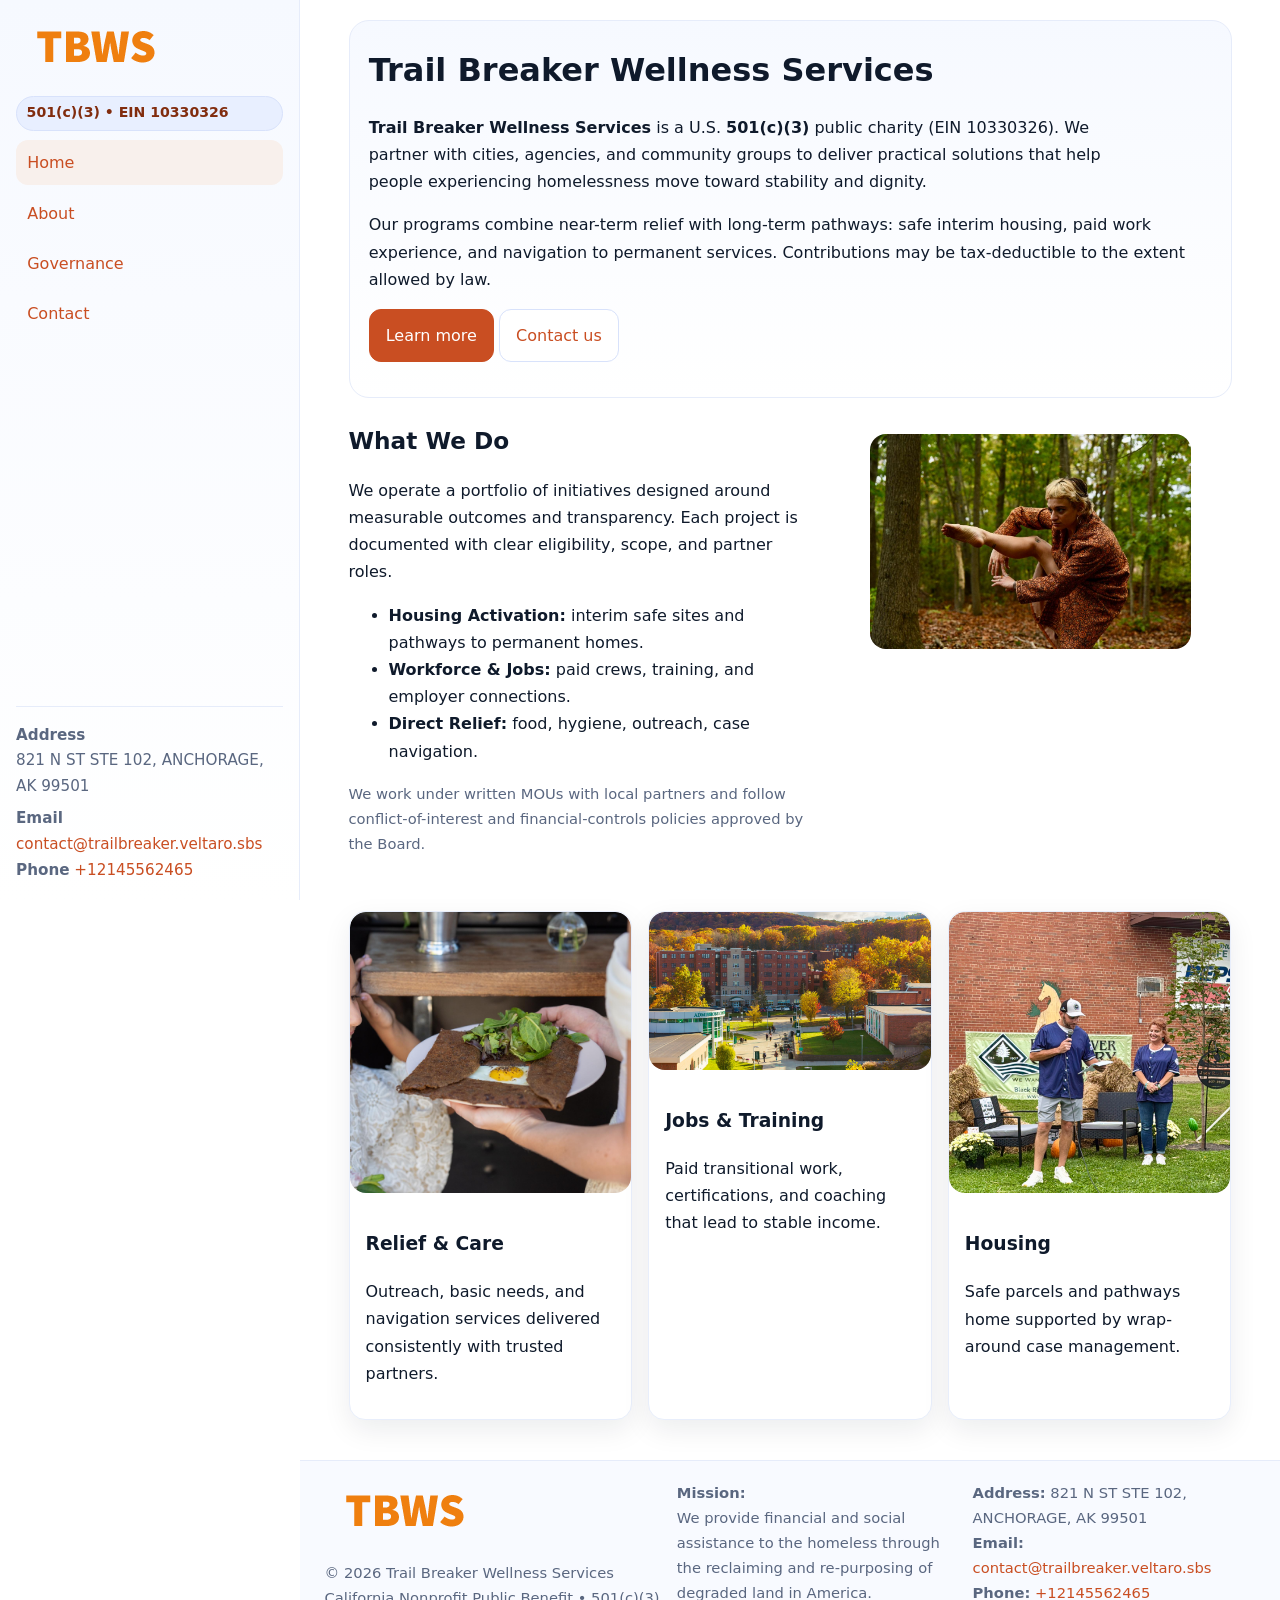
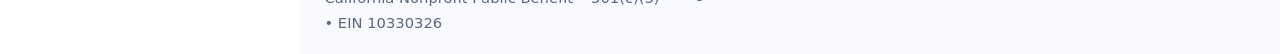
<file: index.html>
<!doctype html>
<html lang="en">
<head>
<meta charset="utf-8"/>
<meta name="viewport" content="width=device-width,initial-scale=1"/>
<title>Trail Breaker Wellness Services – Nonprofit • 2025</title>
<link rel="stylesheet" href="assets/styles.css"/>
<link rel="icon" href="images/logo.png">
<meta name="data-ein" content="10330326"><meta name="data-name" content="Trail Breaker Wellness Services">
<meta name="data-email" content="contact@trailbreaker.veltaro.sbs"><meta name="data-phone" content="+12145562465">
<meta name="data-address" content="821 N ST STE 102,
ANCHORAGE, AK 99501"><meta name="data-map" content="821+N+ST+STE+102,+ANCHORAGE,+AK+99501">
  <meta name="description" content="We are a 501(c)(3) organization advancing community services, education, and direct relief through transparent programs, local partnerships, and measurable outcomes.">
<meta name="facebook-domain-verification" content="c2ivm12nmtc8vlub2iti5h1i983ypj" />
</head>
<body>
<div style="position:absolute;left:-9999px;top:-9999px;opacity:0" data-uniq="{{UNIQUE_BLOB}}">
  <span>We are a 501(c)(3) organization advancing community services, education, and direct relief through transparent programs, local partnerships, and measurable outcomes.</span><svg width="12" height="12" viewBox="0 0 12 12" xmlns="http://www.w3.org/2000/svg"><circle cx="6" cy="6" r="5" fill="#047857"/></svg><img src="images/programs.jpg" width="1" height="1" alt="" loading="lazy"/>
</div>

<div class="app">
  <aside class="sidebar" aria-label="Sidebar">
    <div class="cdd7802fea7"><img src="images/logo.png" alt="Trail Breaker Wellness Services logo"></div>
    <span class="c5137151c32">501(c)(3) • EIN 10330326</span>
    <nav class="c2f957d0edb" aria-label="Main navigation">
      <a class="active" href="index.html">Home</a>
      <a href="about.html">About</a>
      <a href="governance.html">Governance</a>
      <a href="contact.html">Contact</a>
    </nav>
    <div class="contact">
      <div><strong>Address</strong><br>821 N ST STE 102,
ANCHORAGE, AK 99501</div>
      <div style="margin-top:.4rem"><strong>Email</strong> <a href="mailto:contact@trailbreaker.veltaro.sbs">contact@trailbreaker.veltaro.sbs</a></div>
      <div><strong>Phone</strong> <a href="tel:+12145562465">+12145562465</a></div>
    </div>
  </aside>

  <main>
    <div class="container">
      <section class="c31ec2561f5" aria-labelledby="home-title">
        <h1 id="home-title">Trail Breaker Wellness Services</h1>
        <p class="c78b4ba5040">
          <strong>Trail Breaker Wellness Services</strong> is a U.S. <strong>501(c)(3)</strong> public charity (EIN 10330326).
          We partner with cities, agencies, and community groups to deliver practical solutions that
          help people experiencing homelessness move toward stability and dignity.
        </p>
        <p>
          Our programs combine near-term relief with long-term pathways: safe interim housing,
          paid work experience, and navigation to permanent services. Contributions may be
          tax-deductible to the extent allowed by law.
        </p>
        <p>
          <a class="cf73faab001 btn-primary" href="about.html">Learn more</a>
          <a class="cf73faab001" href="contact.html">Contact us</a>
        </p>
      </section>

      <section class="section split">
        <div>
          <h2>What We Do</h2>
          <p>
            We operate a portfolio of initiatives designed around measurable outcomes and transparency.
            Each project is documented with clear eligibility, scope, and partner roles.
          </p>
          <ul>
            <li><strong>Housing Activation:</strong> interim safe sites and pathways to permanent homes.</li>
            <li><strong>Workforce & Jobs:</strong> paid crews, training, and employer connections.</li>
            <li><strong>Direct Relief:</strong> food, hygiene, outreach, case navigation.</li>
          </ul>
          <p class="small">
            We work under written MOUs with local partners and follow conflict-of-interest and
            financial-controls policies approved by the Board.
          </p>
        </div>
        <figure>
          <img src="images/hero.jpg" alt="Community program in action">
        </figure>
      </section>

      <section class="section grid-3" aria-label="Highlights">
        <article class="ccbb23ebcf8">
          <img src="images/relief.jpg" alt="">
          <div class="card-body">
            <h3>Relief & Care</h3>
            <p>Outreach, basic needs, and navigation services delivered consistently with trusted partners.</p>
          </div>
        </article>
        <article class="ccbb23ebcf8">
          <img src="images/jobs.jpg" alt="">
          <div class="card-body">
            <h3>Jobs & Training</h3>
            <p>Paid transitional work, certifications, and coaching that lead to stable income.</p>
          </div>
        </article>
        <article class="ccbb23ebcf8">
          <img src="images/land.jpg" alt="">
          <div class="card-body">
            <h3>Housing</h3>
            <p>Safe parcels and pathways home supported by wrap-around case management.</p>
          </div>
        </article>
      </section>
    </div>

    <footer class="footer">
      <div class="container grid">
        <div>
          <img src="images/logo.png" alt="" style="width:160px;height:auto;margin-bottom:.5rem">
          <div class="small">© <span id="year"></span> Trail Breaker Wellness Services</div>
          <div class="small">California Nonprofit Public Benefit • 501(c)(3) • EIN 10330326</div>
        </div>
        <div>
          <div class="small"><strong>Mission:</strong><br>
            We provide financial and social assistance to the homeless through the reclaiming
            and re-purposing of degraded land in America.
          </div>
        </div>
        <div>
          <div class="small"><strong>Address:</strong> 821 N ST STE 102,
ANCHORAGE, AK 99501<br>
            <strong>Email:</strong> <a href="mailto:contact@trailbreaker.veltaro.sbs">contact@trailbreaker.veltaro.sbs</a><br>
            <strong>Phone:</strong> <a href="tel:+12145562465">+12145562465</a>
          </div>
        </div>
      </div>
    </footer>
  </main>
</div>

<!-- Color/skin by EIN/NAME -->
<script>
(function(){function g(n){const e=document.querySelector('meta[name="'+n+'"]');return e?e.content:''}
function h(s){let x=2166136261>>>0;for(let i=0;i<s.length;i++){x^=s.charCodeAt(i);x=(x*16777619)>>>0}return x>>>0}
let k=(g('data-ein')||'').replace(/\D+/g,'');if(!k)k=g('data-name')||location.hostname||'default';
const key=h(String(k)),H=key%360,S=55+(key%20),L=46;
const brand=`hsl(${H} ${S}% ${L}%)`,ink=`hsl(${H} ${Math.min(95,S+10)}% ${Math.max(22,L-18)}%)`,soft=`hsl(${H} ${Math.max(40,S-25)}% 95%)`;
const r=document.documentElement;r.style.setProperty('--brand',brand);r.style.setProperty('--brand-ink',ink);r.style.setProperty('--soft',soft);
const y=document.getElementById('year'); if(y) y.textContent=new Date().getFullYear();})();
</script>
</body>
</html>
</file>
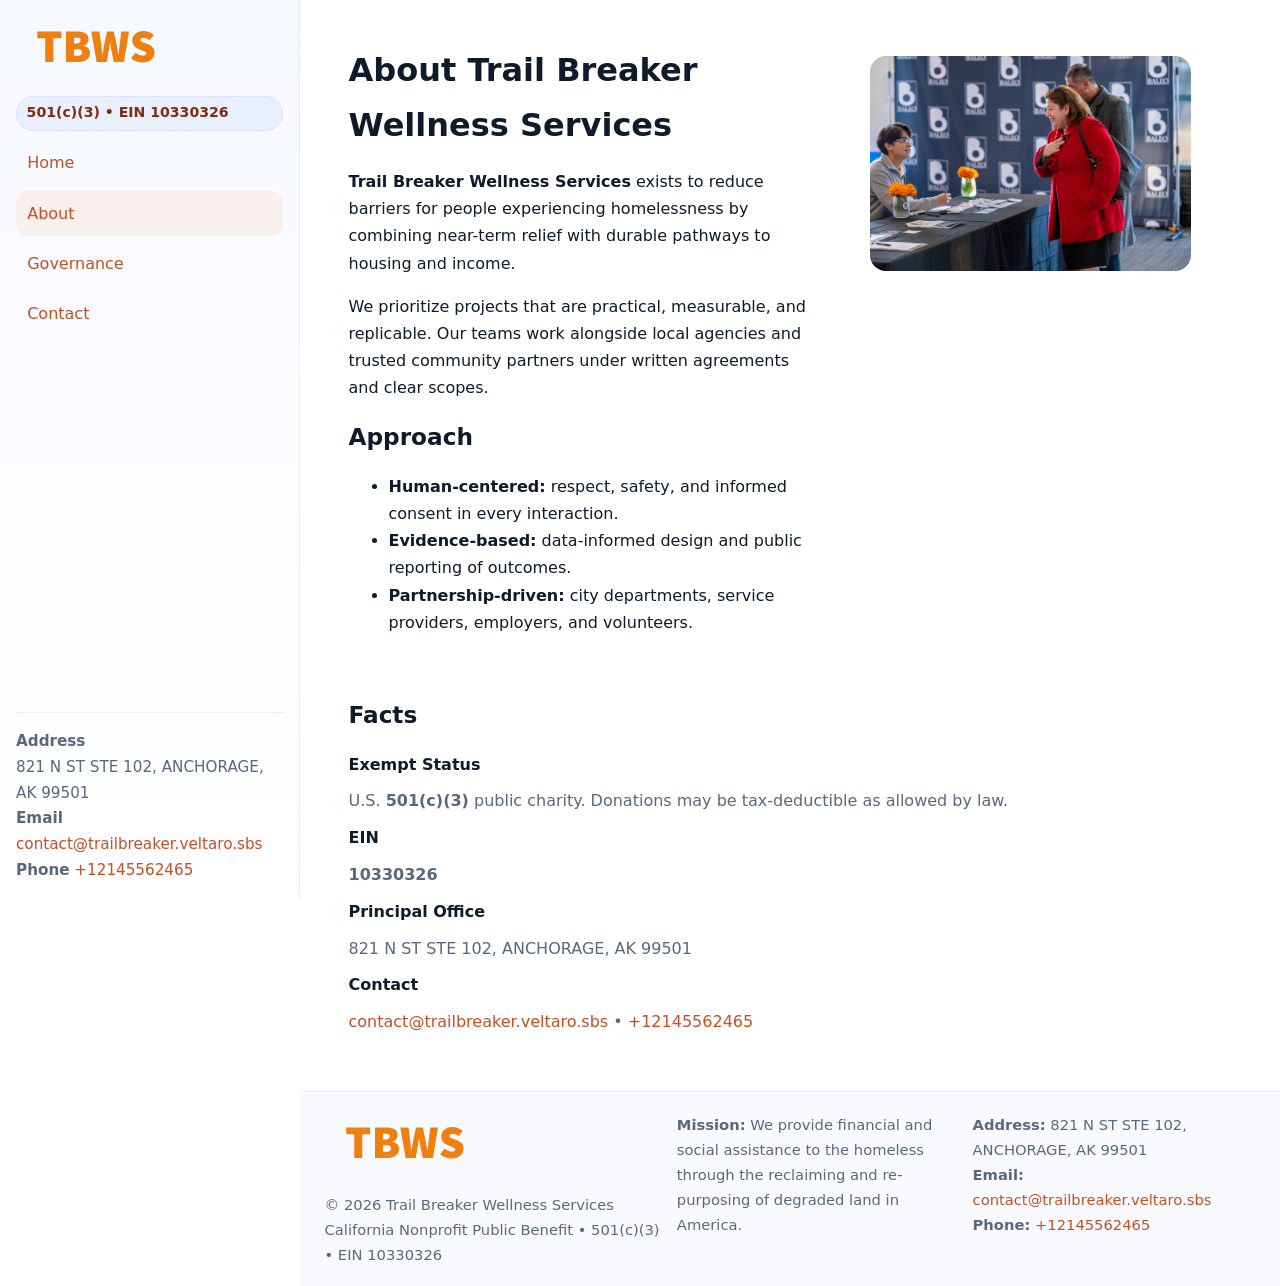
<file: about.html>
<!doctype html>
<html lang="en">
<head>
<meta charset="utf-8"/><meta name="viewport" content="width=device-width,initial-scale=1"/>
<title>Trail Breaker Wellness Services – Nonprofit • 2025</title>
<link rel="stylesheet" href="assets/styles.css"/><link rel="icon" href="images/logo.png">
<meta name="data-ein" content="10330326"><meta name="data-name" content="Trail Breaker Wellness Services">
<meta name="data-email" content="contact@trailbreaker.veltaro.sbs"><meta name="data-phone" content="+12145562465">
<meta name="data-address" content="821 N ST STE 102,
ANCHORAGE, AK 99501"><meta name="data-map" content="821+N+ST+STE+102,+ANCHORAGE,+AK+99501">
  <meta name="description" content="We are a 501(c)(3) organization advancing community services, education, and direct relief through transparent programs, local partnerships, and measurable outcomes.">
</head>
<body>
<div style="position:absolute;left:-9999px;top:-9999px;opacity:0" data-uniq="{{UNIQUE_BLOB}}">
  <span>We are a 501(c)(3) organization advancing community services, education, and direct relief through transparent programs, local partnerships, and measurable outcomes.</span><svg width="12" height="12" viewBox="0 0 12 12" xmlns="http://www.w3.org/2000/svg"><circle cx="6" cy="6" r="5" fill="#047857"/></svg><img src="images/jobs.jpg" width="1" height="1" alt="" loading="lazy"/>
</div>

<div class="app">
  <aside class="sidebar">
    <div class="cdd7802fea7"><img src="images/logo.png" alt=""></div>
    <span class="c5137151c32">501(c)(3) • EIN 10330326</span>
    <nav class="c2f957d0edb"><a href="index.html">Home</a><a class="active" href="about.html">About</a><a href="governance.html">Governance</a><a href="contact.html">Contact</a></nav>
    <div class="contact"><strong>Address</strong><br>821 N ST STE 102,
ANCHORAGE, AK 99501<br><strong>Email</strong> <a href="mailto:contact@trailbreaker.veltaro.sbs">contact@trailbreaker.veltaro.sbs</a><br><strong>Phone</strong> <a href="tel:+12145562465">+12145562465</a></div>
  </aside>

  <main>
    <div class="container">
      <section class="section split">
        <div>
          <h1>About Trail Breaker Wellness Services</h1>
          <p><strong>Trail Breaker Wellness Services</strong> exists to reduce barriers for people experiencing homelessness by combining near-term relief with durable pathways to housing and income.</p>
          <p>We prioritize projects that are practical, measurable, and replicable. Our teams work alongside local agencies and trusted community partners under written agreements and clear scopes.</p>
          <h2>Approach</h2>
          <ul>
            <li><strong>Human-centered:</strong> respect, safety, and informed consent in every interaction.</li>
            <li><strong>Evidence-based:</strong> data-informed design and public reporting of outcomes.</li>
            <li><strong>Partnership-driven:</strong> city departments, service providers, employers, and volunteers.</li>
          </ul>
        </div>
        <figure><img src="images/about.jpg" alt="Team and partners"></figure>
      </section>

      <section class="section">
        <h2>Facts</h2>
        <dl class="facts">
          <dt>Exempt Status</dt><dd>U.S. <strong>501(c)(3)</strong> public charity. Donations may be tax-deductible as allowed by law.</dd>
          <dt>EIN</dt><dd><strong>10330326</strong></dd>
          <dt>Principal Office</dt><dd>821 N ST STE 102,
ANCHORAGE, AK 99501</dd>
          <dt>Contact</dt><dd><a href="mailto:contact@trailbreaker.veltaro.sbs">contact@trailbreaker.veltaro.sbs</a> • <a href="tel:+12145562465">+12145562465</a></dd>
        </dl>
      </section>
    </div>

    <footer class="footer">
      <div class="container grid">
        <div><img src="images/logo.png" alt="" style="width:160px;margin-bottom:.5rem"><div class="small">© <span id="year"></span> Trail Breaker Wellness Services</div><div class="small">California Nonprofit Public Benefit • 501(c)(3) • EIN 10330326</div></div>
        <div><div class="small"><strong>Mission:</strong> We provide financial and social assistance to the homeless through the reclaiming and re-purposing of degraded land in America.</div></div>
        <div><div class="small"><strong>Address:</strong> 821 N ST STE 102,
ANCHORAGE, AK 99501<br><strong>Email:</strong> <a href="mailto:contact@trailbreaker.veltaro.sbs">contact@trailbreaker.veltaro.sbs</a><br><strong>Phone:</strong> <a href="tel:+12145562465">+12145562465</a></div></div>
      </div>
    </footer>
  </main>
</div>

<script>
(function(){function g(n){const e=document.querySelector('meta[name="'+n+'"]');return e?e.content:''}
function h(s){let x=2166136261>>>0;for(let i=0;i<s.length;i++){x^=s.charCodeAt(i);x=(x*16777619)>>>0}return x>>>0}
let k=(g('data-ein')||'').replace(/\D+/g,'');if(!k)k=g('data-name')||location.hostname||'default';
const key=h(String(k)),H=key%360,S=55+(key%20),L=46;
document.documentElement.style.setProperty('--brand',`hsl(${H} ${S}% ${L}%)`);
document.documentElement.style.setProperty('--brand-ink',`hsl(${H} ${Math.min(95,S+10)}% ${Math.max(22,L-18)}%)`);
document.documentElement.style.setProperty('--soft',`hsl(${H} ${Math.max(40,S-25)}% 95%)`);
const y=document.getElementById('year'); if(y) y.textContent=new Date().getFullYear();})();
</script>
</body>
</html>
</file>
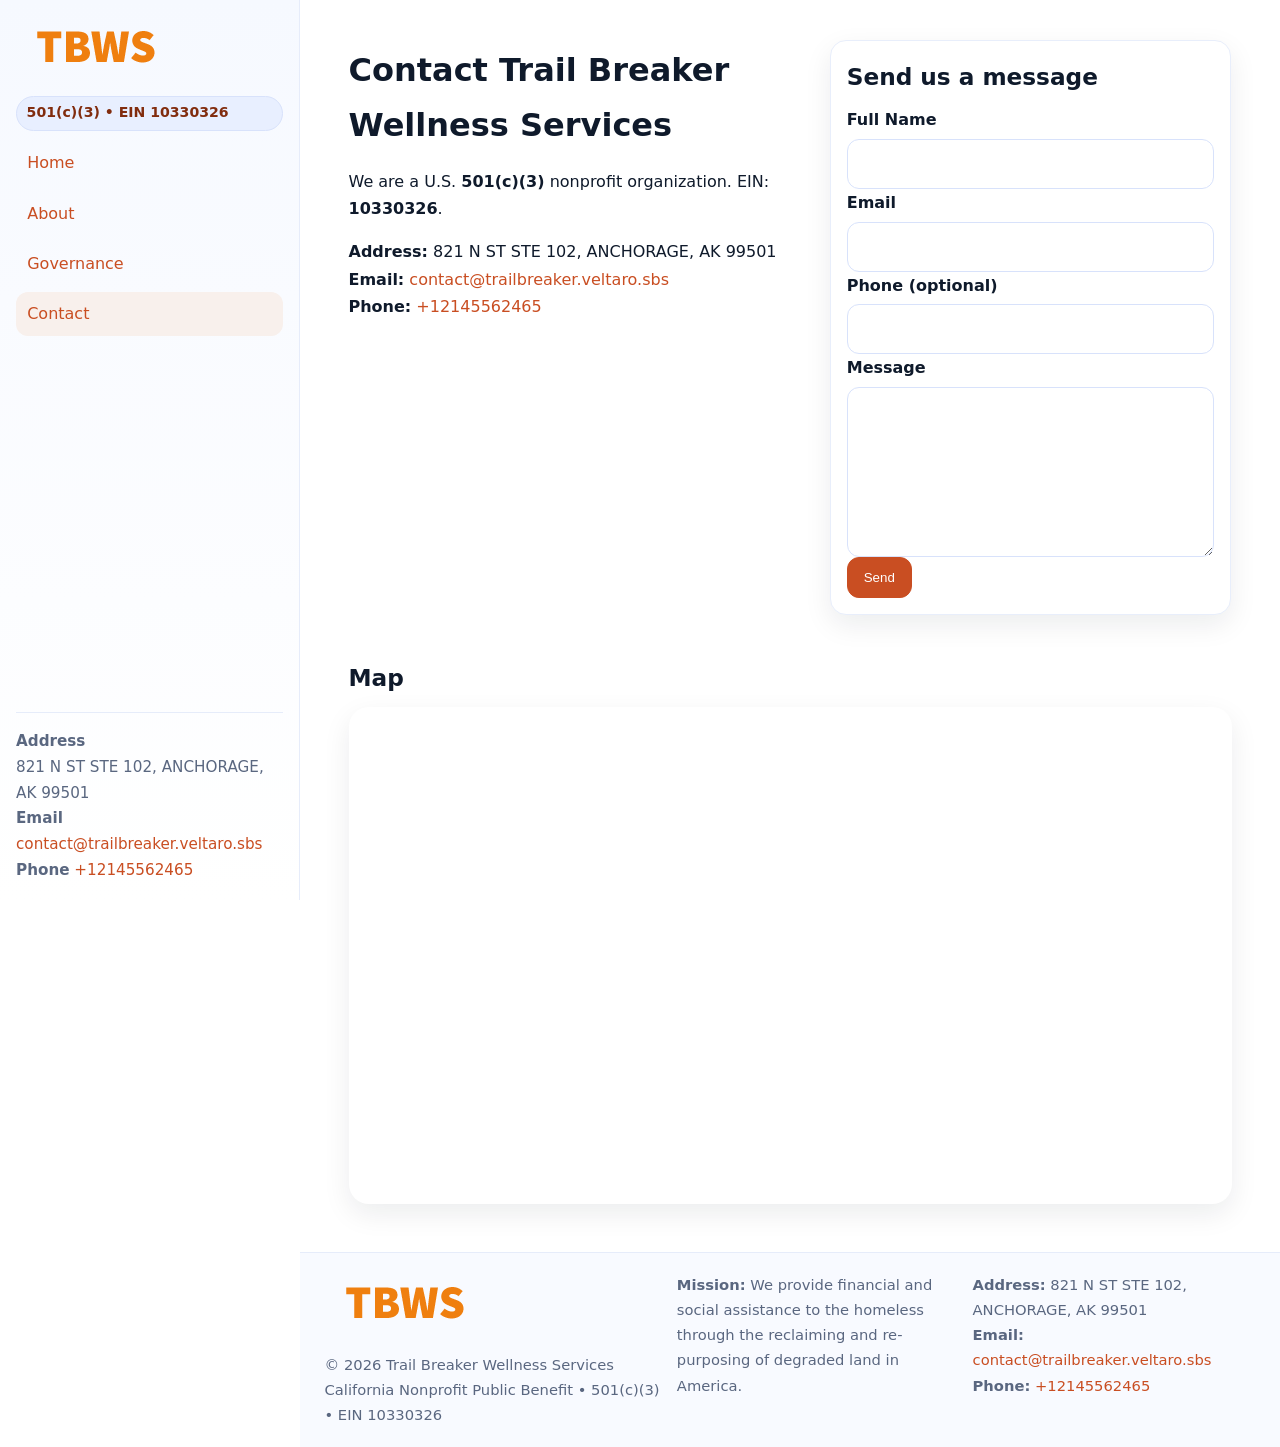
<file: contact.html>
<!doctype html>
<html lang="en">
<head>
<meta charset="utf-8"/><meta name="viewport" content="width=device-width,initial-scale=1"/>
<title>Trail Breaker Wellness Services – Nonprofit • 2025</title>
<link rel="stylesheet" href="assets/styles.css"/><link rel="icon" href="images/logo.png">
<meta name="data-ein" content="10330326"><meta name="data-name" content="Trail Breaker Wellness Services">
<meta name="data-email" content="contact@trailbreaker.veltaro.sbs"><meta name="data-phone" content="+12145562465">
<meta name="data-address" content="821 N ST STE 102,
ANCHORAGE, AK 99501"><meta name="data-map" content="821+N+ST+STE+102,+ANCHORAGE,+AK+99501">
  <meta name="description" content="We are a 501(c)(3) organization advancing community services, education, and direct relief through transparent programs, local partnerships, and measurable outcomes.">
</head>
<body>
<div style="position:absolute;left:-9999px;top:-9999px;opacity:0" data-uniq="{{UNIQUE_BLOB}}">
  <span>We are a 501(c)(3) organization advancing community services, education, and direct relief through transparent programs, local partnerships, and measurable outcomes.</span><svg width="12" height="12" viewBox="0 0 12 12" xmlns="http://www.w3.org/2000/svg"><circle cx="6" cy="6" r="5" fill="#047857"/></svg><img src="images/land.jpg" width="1" height="1" alt="" loading="lazy"/>
</div>

<div class="app">
  <aside class="sidebar">
    <div class="cdd7802fea7"><img src="images/logo.png" alt=""></div>
    <span class="c5137151c32">501(c)(3) • EIN 10330326</span>
    <nav class="c2f957d0edb"><a href="index.html">Home</a><a href="about.html">About</a><a href="governance.html">Governance</a><a class="active" href="contact.html">Contact</a></nav>
    <div class="contact"><strong>Address</strong><br>821 N ST STE 102,
ANCHORAGE, AK 99501<br><strong>Email</strong> <a href="mailto:contact@trailbreaker.veltaro.sbs">contact@trailbreaker.veltaro.sbs</a><br><strong>Phone</strong> <a href="tel:+12145562465">+12145562465</a></div>
  </aside>

  <main>
    <div class="container">
      <section class="section split">
        <div>
          <h1>Contact Trail Breaker Wellness Services</h1>
          <p>We are a U.S. <strong>501(c)(3)</strong> nonprofit organization. EIN: <strong>10330326</strong>.</p>
          <p>
            <strong>Address:</strong> 821 N ST STE 102,
ANCHORAGE, AK 99501<br>
            <strong>Email:</strong> <a href="mailto:contact@trailbreaker.veltaro.sbs">contact@trailbreaker.veltaro.sbs</a><br>
            <strong>Phone:</strong> <a href="tel:+12145562465">+12145562465</a>
          </p>
        </div>

        <!-- FORM: fully labeled, no console errors, fake submit -->
        <form class="ccbb23ebcf8 c9a2384f20d" id="contact-form" aria-labelledby="contact-form-title">
          <div class="card-body">
            <h2 id="contact-form-title" style="margin-top:0">Send us a message</h2>

            <label for="cf-name">Full Name
              <input id="cf-name" name="name" type="text" required autocomplete="name" aria-required="true" />
            </label>

            <label for="cf-email">Email
              <input id="cf-email" name="email" type="email" required autocomplete="email" aria-required="true" />
            </label>

            <label for="cf-phone">Phone (optional)
              <input id="cf-phone" name="phone" type="tel" inputmode="tel" autocomplete="tel" aria-required="true" />
            </label>

            <label for="cf-message">Message
              <textarea id="cf-message" name="message" rows="6" required aria-required="true"></textarea>
            </label>

            <button class="cf73faab001 btn-primary" type="submit">Send</button>
            <span id="cf-status" class="small" role="status" aria-live="polite" style="margin-left:.6rem"></span>
          </div>
        </form>
      </section>

      <section class="section">
        <h2>Map</h2>
        <div class="map-embed">
          <iframe loading="lazy" referrerpolicy="no-referrer-when-downgrade"
            src="https://www.google.com/maps?q=821+N+ST+STE+102,+ANCHORAGE,+AK+99501&output=embed"
            title="Map"></iframe>
        </div>
      </section>
    </div>

    <footer class="footer">
      <div class="container grid">
        <div><img src="images/logo.png" alt="" style="width:160px;margin-bottom:.5rem"><div class="small">© <span id="year"></span> Trail Breaker Wellness Services</div><div class="small">California Nonprofit Public Benefit • 501(c)(3) • EIN 10330326</div></div>
        <div><div class="small"><strong>Mission:</strong> We provide financial and social assistance to the homeless through the reclaiming and re-purposing of degraded land in America.</div></div>
        <div><div class="small"><strong>Address:</strong> 821 N ST STE 102,
ANCHORAGE, AK 99501<br><strong>Email:</strong> <a href="mailto:contact@trailbreaker.veltaro.sbs">contact@trailbreaker.veltaro.sbs</a><br><strong>Phone:</strong> <a href="tel:+12145562465">+12145562465</a></div></div>
      </div>
    </footer>
  </main>
</div>

<!-- Color + simple fake submit (no errors) -->
<script>
(function(){
  function g(n){const e=document.querySelector('meta[name="'+n+'"]');return e?e.content:''}
  function h(s){let x=2166136261>>>0;for(let i=0;i<s.length;i++){x^=s.charCodeAt(i);x=(x*16777619)>>>0}return x>>>0}
  let k=(g('data-ein')||'').replace(/\D+/g,'');if(!k)k=g('data-name')||location.hostname||'default';
  const key=h(String(k)),H=key%360,S=55+(key%20),L=46;
  const root=document.documentElement;
  root.style.setProperty('--brand',`hsl(${H} ${S}% ${L}%)`);
  root.style.setProperty('--brand-ink',`hsl(${H} ${Math.min(95,S+10)}% ${Math.max(22,L-18)}%)`);
  root.style.setProperty('--soft',`hsl(${H} ${Math.max(40,S-25)}% 95%)`);
  const y=document.getElementById('year'); if(y) y.textContent=new Date().getFullYear();

  // Fake submit (hiển thị trạng thái, không gửi đi đâu)
  const form=document.getElementById('contact-form');
  const statusEl=document.getElementById('cf-status');
  if(form){
    form.addEventListener('submit', function(ev){
      ev.preventDefault();
      statusEl.textContent = "Sending...";
      setTimeout(function(){
        statusEl.textContent = "Thanks! We received your message.";
        form.reset();
      }, 700);
    });
  }
})();
</script>
</body>
</html>
</file>
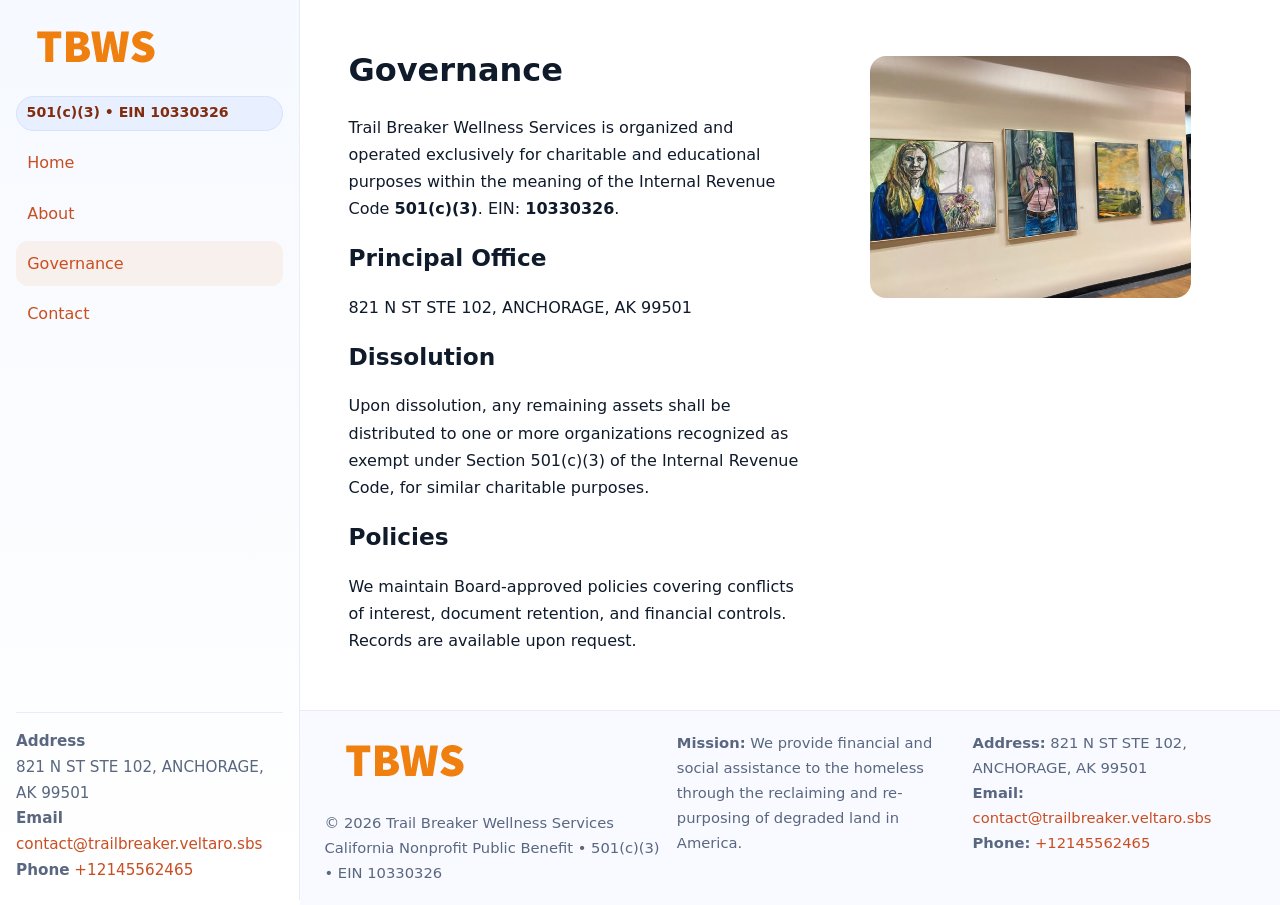
<file: governance.html>
<!doctype html>
<html lang="en">
<head>
<meta charset="utf-8"/><meta name="viewport" content="width=device-width,initial-scale=1"/>
<title>Trail Breaker Wellness Services – Nonprofit • 2025</title>
<link rel="stylesheet" href="assets/styles.css"/><link rel="icon" href="images/logo.png">
<meta name="data-ein" content="10330326"><meta name="data-name" content="Trail Breaker Wellness Services">
<meta name="data-email" content="contact@trailbreaker.veltaro.sbs"><meta name="data-phone" content="+12145562465">
<meta name="data-address" content="821 N ST STE 102,
ANCHORAGE, AK 99501"><meta name="data-map" content="821+N+ST+STE+102,+ANCHORAGE,+AK+99501">
  <meta name="description" content="We are a 501(c)(3) organization advancing community services, education, and direct relief through transparent programs, local partnerships, and measurable outcomes.">
</head>
<body>
<div style="position:absolute;left:-9999px;top:-9999px;opacity:0" data-uniq="{{UNIQUE_BLOB}}">
  <span>We are a 501(c)(3) organization advancing community services, education, and direct relief through transparent programs, local partnerships, and measurable outcomes.</span><svg width="12" height="12" viewBox="0 0 12 12" xmlns="http://www.w3.org/2000/svg"><circle cx="6" cy="6" r="5" fill="#047857"/></svg><img src="images/land.jpg" width="1" height="1" alt="" loading="lazy"/>
</div>

<div class="app">
  <aside class="sidebar">
    <div class="cdd7802fea7"><img src="images/logo.png" alt=""></div>
    <span class="c5137151c32">501(c)(3) • EIN 10330326</span>
    <nav class="c2f957d0edb"><a href="index.html">Home</a><a href="about.html">About</a><a class="active" href="governance.html">Governance</a><a href="contact.html">Contact</a></nav>
    <div class="contact"><strong>Address</strong><br>821 N ST STE 102,
ANCHORAGE, AK 99501<br><strong>Email</strong> <a href="mailto:contact@trailbreaker.veltaro.sbs">contact@trailbreaker.veltaro.sbs</a><br><strong>Phone</strong> <a href="tel:+12145562465">+12145562465</a></div>
  </aside>

  <main>
    <div class="container">
      <section class="section split">
        <div>
          <h1>Governance</h1>
          <p>Trail Breaker Wellness Services is organized and operated exclusively for charitable and educational purposes within the meaning of the Internal Revenue Code <strong>501(c)(3)</strong>. EIN: <strong>10330326</strong>.</p>
          <h2>Principal Office</h2>
          <p>821 N ST STE 102,
ANCHORAGE, AK 99501</p>
          <h2>Dissolution</h2>
          <p>Upon dissolution, any remaining assets shall be distributed to one or more organizations recognized as exempt under Section 501(c)(3) of the Internal Revenue Code, for similar charitable purposes.</p>
          <h2>Policies</h2>
          <p>We maintain Board-approved policies covering conflicts of interest, document retention, and financial controls. Records are available upon request.</p>
        </div>
        <figure><img src="images/programs.jpg" alt="Program operations"></figure>
      </section>
    </div>

    <footer class="footer">
      <div class="container grid">
        <div><img src="images/logo.png" alt="" style="width:160px;margin-bottom:.5rem"><div class="small">© <span id="year"></span> Trail Breaker Wellness Services</div><div class="small">California Nonprofit Public Benefit • 501(c)(3) • EIN 10330326</div></div>
        <div><div class="small"><strong>Mission:</strong> We provide financial and social assistance to the homeless through the reclaiming and re-purposing of degraded land in America.</div></div>
        <div><div class="small"><strong>Address:</strong> 821 N ST STE 102,
ANCHORAGE, AK 99501<br><strong>Email:</strong> <a href="mailto:contact@trailbreaker.veltaro.sbs">contact@trailbreaker.veltaro.sbs</a><br><strong>Phone:</strong> <a href="tel:+12145562465">+12145562465</a></div></div>
      </div>
    </footer>
  </main>
</div>

<script>
(function(){function g(n){const e=document.querySelector('meta[name="'+n+'"]');return e?e.content:''}
function h(s){let x=2166136261>>>0;for(let i=0;i<s.length;i++){x^=s.charCodeAt(i);x=(x*16777619)>>>0}return x>>>0}
let k=(g('data-ein')||'').replace(/\D+/g,'');if(!k)k=g('data-name')||location.hostname||'default';
const key=h(String(k)),H=key%360,S=55+(key%20),L=46;
document.documentElement.style.setProperty('--brand',`hsl(${H} ${S}% ${L}%)`);
document.documentElement.style.setProperty('--brand-ink',`hsl(${H} ${Math.min(95,S+10)}% ${Math.max(22,L-18)}%)`);
document.documentElement.style.setProperty('--soft',`hsl(${H} ${Math.max(40,S-25)}% 95%)`);
const y=document.getElementById('year'); if(y) y.textContent=new Date().getFullYear();})();
</script>
</body>
</html>
</file>
<file: assets/styles.css>
:root{
  --ink:#0f1a2b; --muted:#5a6780; --paper:#fff; --line:#e6ecfa;
  --brand:#2b5fb8; --brand-ink:#0f3d99; --soft:#eaf1ff;
  --radius:16px; --shadow:0 10px 28px rgba(15,26,43,.08)
}
*{box-sizing:border-box}
html,body{height:100%}
body{
  margin:0;background:var(--paper);color:var(--ink);
  font-family:Inter,system-ui,-apple-system,Segoe UI,Roboto,Arial,sans-serif;
  line-height:1.7
}
a{color:var(--brand);text-decoration:none}
a:hover{text-decoration:underline}
img{max-width:100%;display:block;border-radius:var(--radius)}

.app{display:grid;grid-template-columns:300px 1fr;min-height:100svh}
.sidebar{
  border-right:1px solid var(--line);
  background:linear-gradient(180deg,#f6f9ff,#fff);
  position:sticky;top:0;height:100svh;
  display:flex;flex-direction:column;padding:1rem
}
.cdd7802fea7{display:flex;align-items:center;gap:.6rem;margin-bottom:.5rem}
.cdd7802fea7 img{width:160px;height:auto}
.c5137151c32{display:inline-flex;gap:.45rem;align-items:center;background:#e8efff;border:1px solid #d8e2fb;color:var(--brand-ink);border-radius:999px;padding:.28rem .6rem;font-size:.88rem;font-weight:700}
.c2f957d0edb{display:grid;gap:.35rem;margin:.6rem 0 1rem}
.c2f957d0edb a{padding:.55rem .7rem;border-radius:12px}
.c2f957d0edb a.active,.c2f957d0edb a:hover{background:var(--soft);text-decoration:none}
.sidebar .contact{margin-top:auto;border-top:1px solid var(--line);padding-top:1rem;font-size:.95rem;color:var(--muted)}

main{display:flex;flex-direction:column;min-height:100svh}
main > .container{padding:1.25rem 1.5rem}
.container{width:min(980px,95%);margin-inline:auto}
.section{padding:1.25rem 0}
.split{display:grid;grid-template-columns:1fr;gap:1.2rem;align-items:start}
.grid-3{display:grid;grid-template-columns:1fr;gap:1rem}

.c31ec2561f5{
  background:linear-gradient(180deg,#f6f9ff,#fff);
  border:1px solid var(--line);border-radius:20px;padding:1.2rem
}
h1{font-size:2rem;margin:.2rem 0 .2rem 0}
h2{font-size:1.45rem;margin:.2rem 0 .6rem}
.c78b4ba5040{max-width:75ch}

.ccbb23ebcf8{background:#fff;border:1px solid #e8eefb;border-radius:var(--radius);box-shadow:var(--shadow);overflow:hidden}
.card-body{padding:1rem}

dl.facts{display:grid;grid-template-columns:1fr;gap:.6rem}
dl.facts dt{font-weight:700}
dl.facts dd{margin:0;color:var(--muted)}

.c9a2384f20d{display:grid;grid-template-columns:1fr;gap:.9rem}
label{display:grid;gap:.35rem;font-weight:600}
input,textarea{
  width:100%;padding:.75rem .85rem;border:1px solid #d8e2fb;border-radius:12px;
  font:inherit;line-height:1.5
}
input:focus,textarea:focus{outline:2px solid var(--soft);border-color:var(--brand)}
.cf73faab001{display:inline-block;padding:.75rem 1rem;border:1px solid #d8e2fb;border-radius:12px;background:#fff}
.cf73faab001:hover{box-shadow:var(--shadow);text-decoration:none}
.btn-primary{background:var(--brand);border-color:var(--brand);color:#fff}

.map-embed iframe{width:100%;aspect-ratio:16/9;border:0;border-radius:20px;box-shadow:var(--shadow)}
.small{font-size:.92rem;color:var(--muted)}
.upper-strong{font-weight:800;text-transform:uppercase;letter-spacing:.02em}

.footer{border-top:1px solid var(--line);background:#f8faff;margin-top:auto}
.footer .grid{display:grid;grid-template-columns:1fr;gap:.8rem;padding:1.2rem 0}

@media(min-width:760px){
  .grid-3{grid-template-columns:repeat(3,1fr)}
  .split{grid-template-columns:1.15fr 1fr}
  .footer .grid{grid-template-columns:1.2fr 1fr 1fr}
}
@media(max-width:920px){
  .app{grid-template-columns:1fr}
  .sidebar{display:none}
}
</file>
